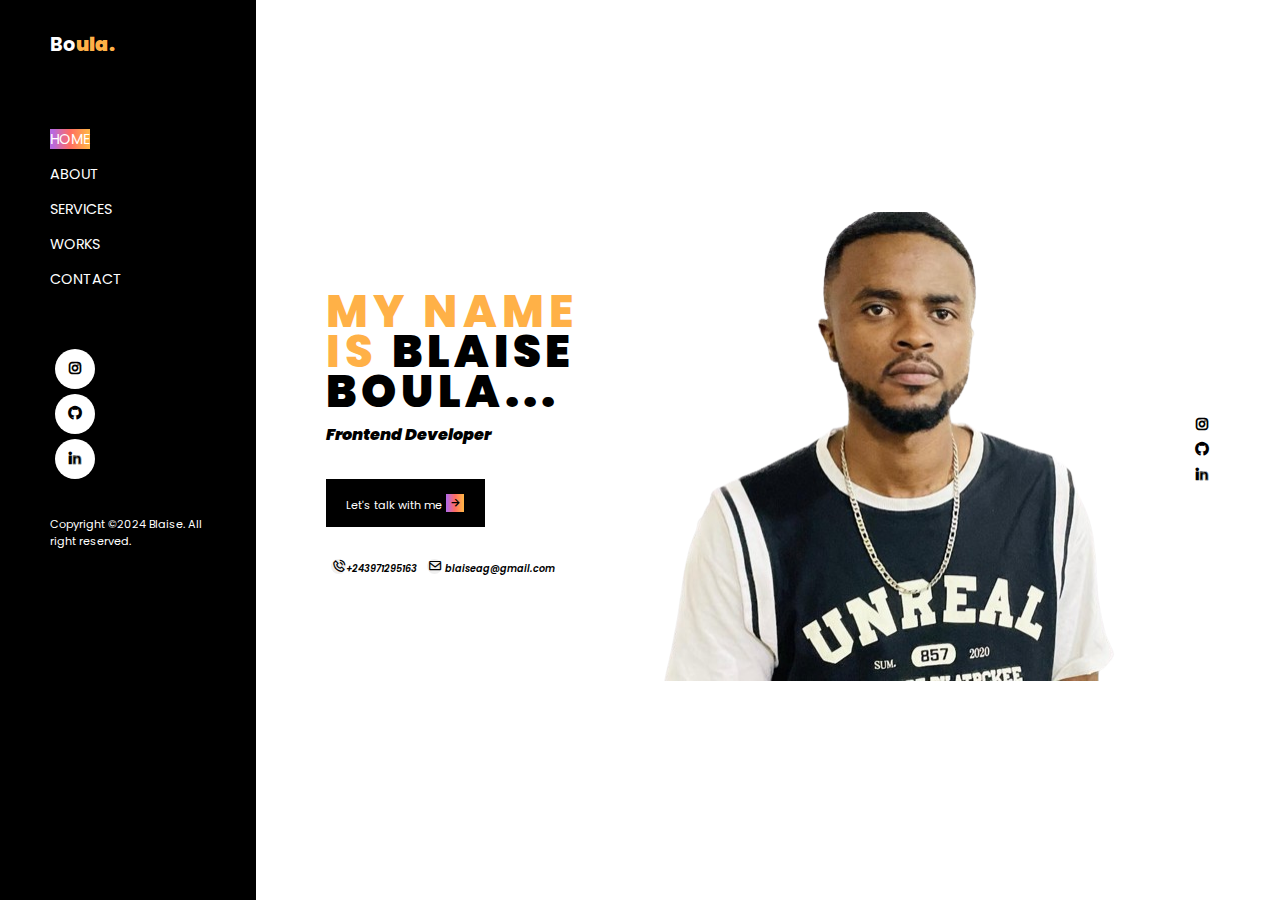
<file: index.html>
<!DOCTYPE html>
<html lang="en">
<head>
    <meta charset="UTF-8">
    <meta name="viewport" content="width=device-width, initial-scale=1.0">
    <link rel="stylesheet" href="./assets/css/style.css">
    
    <link href='https://unpkg.com/boxicons@2.1.4/css/boxicons.min.css' rel='stylesheet'>
    <title>Document</title>
</head>
<body>
    
    <!-- HOME_PAGE -->
    <section class="home_page">
        <!-- side_bar -->
        <div class="side_bar">
            <div class="content_side_bar">
                <div class="logo">
                  <h2>Bo<span id="division">ula.</span></h2>
                </div>

                <div class="menu">
                    <ul class="menu_list">
                        <li><a href="#" style="background: linear-gradient(270.16deg, #FFB147 5.74%, #FF6C63 50.64%, #B86ADF 92.05%);;">HOME</a></li>
                        <li><a href="/assets/html/about.html">ABOUT</a></li>
                        <li><a href="/assets/html/services.html">SERVICES</a></li>
                        <li><a href="/assets/html/works.html">WORKS</a></li>
                        <li><a href="/assets/html/contact.html">CONTACT</a></li>
                    </ul>
                </div>

                <div class="social">
                    <ul class="social_icon">
                        <li><a href="#"><i class='bx bxl-instagram'></i></a></li>
                        <li><a href="#"><i class='bx bxl-github' ></i></a></li>
                        <li><a href="#"><i class='bx bxl-linkedin' ></i></a></li>
                    </ul>
                </div>

                <div class="copyright">
                    <p class="copy_para">Copyright ©2024  Blaise. All right reserved.</p>
                </div>
            </div>
        </div>

        <!-- hero -->
        <div class="hero">

            <div class="container_hero">

                <div class="hero_content">
                    <div class="txt_content">
                        <div class="title_content">
                            <h1><span class="title_span"> MY  NAME <br> IS </span>BLAISE <br>BOULA...</h1>
                            <p>Frontend Developer</p>
                        </div>
                        <div class="btn_content">
                            <button>
                                <a href="#">Let's talk with me <i class='bx bx-right-arrow-alt'></i></a>
                            </i></button>
                        </div>
                        <div class="contact_contact">
                            <span><i class='bx bx-phone-call'></i>+243971295163</span> <br> <br>
                            <span><i class='bx bx-envelope' ></i> blaiseag@gmail.com</span>
                        </div>
                    </div>

                   
                </div>
            </div>
    
            <div class="image_hero">
                <img src="/assets/image/blremovebackg.png" alt="">
            </div>
    
            <div class="social_hero">
                <ul class="social_icon">
                    <li><a href="#"><i class='bx bxl-instagram'></i></a></li>
                    <li><a href="#"><i class='bx bxl-github' ></i></a></li>
                    <li><a target="_blank" href="www.linkedin.com/in/blaise-aganze-pascal-8a9780299"><i class='bx bxl-linkedin' ></i></a></li>
                </ul>
            </div>
        </div>
    </section>
    
</body>
</html>
</file>
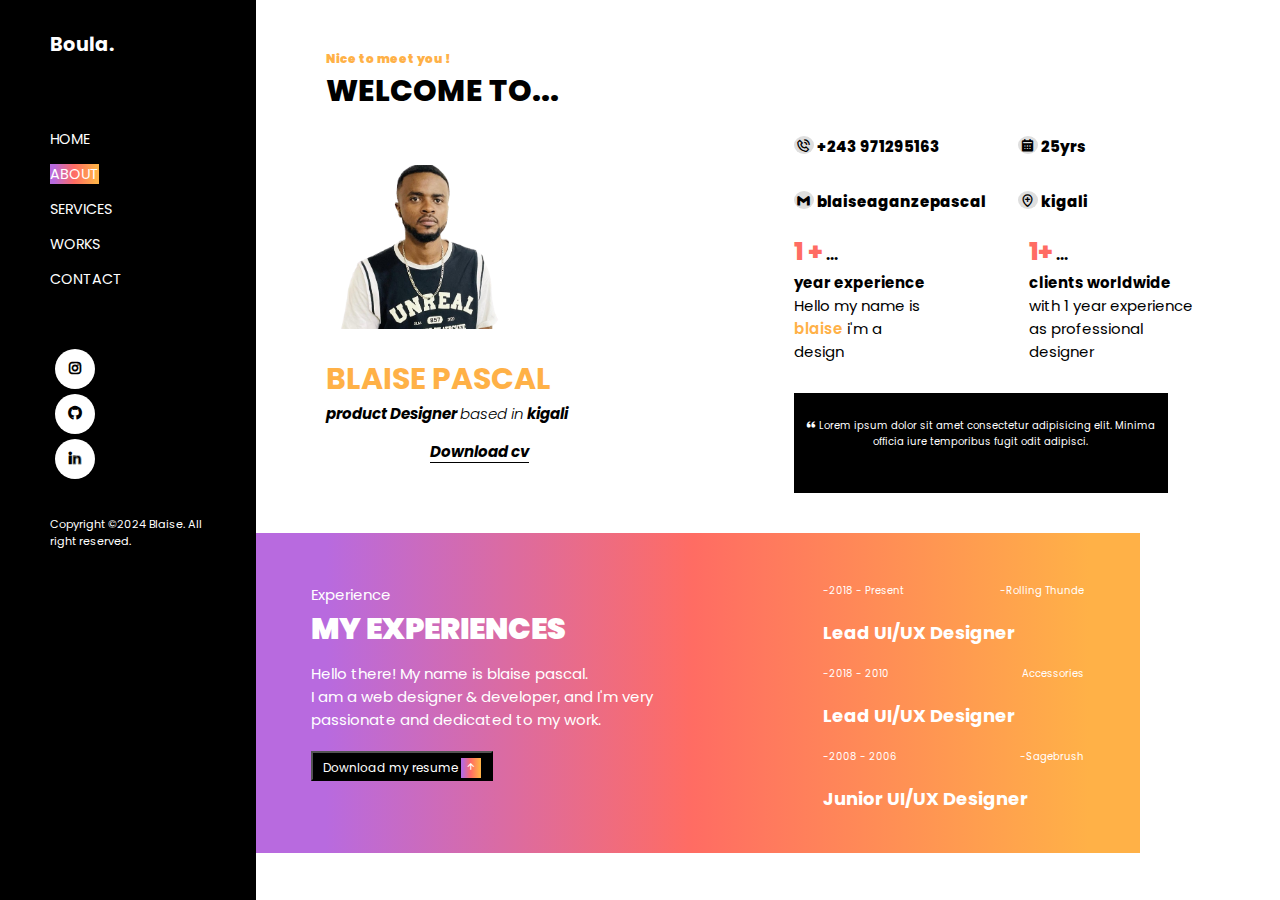
<file: assets/html/about.html>
<!DOCTYPE html>
<html lang="en">
<head>
    <meta charset="UTF-8">
    <meta name="viewport" content="width=device-width, initial-scale=1.0">
    <link rel="stylesheet" href="/assets/css/style.css">
    
    <link href='https://unpkg.com/boxicons@2.1.4/css/boxicons.min.css' rel='stylesheet'>
    <title>Document</title>
</head>
<body>
    
    
    <!-- HOME_PAGE -->
    <section class="home_page">
        <!-- side_bar -->
        <div class="side_bar">
            <div class="content_side_bar">
                <div class="logo">
                  <h2>  Boula.</h2>
                </div>

                <div class="menu">
                    <ul class="menu_list">
                        <li><a href="/index.html">HOME</a></li>
                        <li><a href="#" style="background: linear-gradient(270.16deg, #FFB147 5.74%, #FF6C63 50.64%, #B86ADF 92.05%); ;">ABOUT</a></li>
                        <li><a href="/assets/html/services.html">SERVICES</a></li>
                        <li><a href="/assets/html/works.html">WORKS</a></li>
                        <li><a href="/assets/html/contact.html">CONTACT</a></li>
                    </ul>
                </div>

                <div class="social">
                    <ul class="social_icon">
                        <li><a href="#"><i class='bx bxl-instagram'></i></a></li>
                        <li><a href="#"><i class='bx bxl-github' ></i></a></li>
                        <li><a href="#"><i class='bx bxl-linkedin' ></i></a></li>
                    </ul>
                </div>

                <div class="copyright">
                    <p class="copy_para">Copyright ©2024  Blaise. All right reserved.</p>
                </div>
            </div>
        </div>

        <!-- hero -->
        <div class="heroo">
            <div class="heroo-top">
                <div class="hero-header">
                    <p>Nice to meet you !</p>
                    <h1>Welcome to...</h1>
                </div>
            
                <div class="hero-body">
                    <div class="body-image">
                        <div class="container-image">
                            <img src="/assets/image/blremovebackg.png" alt="">
                            <h2>Blaise pascal</h2>
                            <p>product Designer <span>based in</span> kigali</p>
                            <p class="bouto"><a href="#">Download cv</a></p>
                        </div>
                    </div>
                    <div class="body-texte">
                        <div class="texte-contact">
                            <div><i class='bx bx-phone-call'></i> +243 971295163</div>
                            <div><i class='bx bxs-calendar'></i> 25yrs</div>
                            <div><i class='bx bxl-gmail'></i> blaiseaganzepascal</div>
                            <div><i class='bx bx-location-plus'></i> kigali</div>
                        </div>
                       <div class="texte-experiences">
                            <div class="texte-year">
                                <h4><span>1 +</span> ... <br>year experience</h4>
                                <div>Hello my name is <span class="em">blaise</span> i'm a design </div>
                            </div>
                            <div class="texte-years">
                                <h4><span>1+</span> ... <br>clients worldwide</h4>
                                <p>with 1 year experience as professional designer </p>
                            </div>
                       </div>
                       <div class="texte-ecris">
                        <p><i class='bx bxs-quote-alt-left'></i> Lorem ipsum dolor sit amet consectetur adipisicing elit. Minima officia iure temporibus fugit odit adipisci.</p>
                       </div>
                    </div>
    
                </div>
               
            </div>
            <div class="heroo-bottom">
                <div class="bottome-left">
                    <div class="left-header">
                        <p>Experience</p>
                        <h1>MY EXPERIENCES</h1>
                    </div>
                    <P>Hello there! My name is blaise pascal. <br>
                        I am a web designer & developer, and I'm very <br>passionate and dedicated to my work.</P>
                    
                    <button>
                        <a href="#">Download my resume <i class='bx bx-up-arrow-alt'></i></a>
                    </button>
                </div>
                <div class="bottome-right">
                    <div class="righter">
                        <p>-2018 - Present</p>
                        <p>-Rolling Thunde</p>
                    </div>
                    <p id="last">Lead UI/UX Designer</p>
                    <div class="righter">
                        <p>-2018 - 2010</p>
                        <p>Accessories</p>
                    </div>
                    <p id="last">Lead UI/UX Designer</p>
                    <div class="righter">
                        <p>-2008 - 2006</p>
                        <p>-Sagebrush</p>
                    </div>
                    <p id="last">Junior UI/UX Designer</p>
                </div>
            </div>
            </div>


    </section>
    
</body>
</html>
</file>
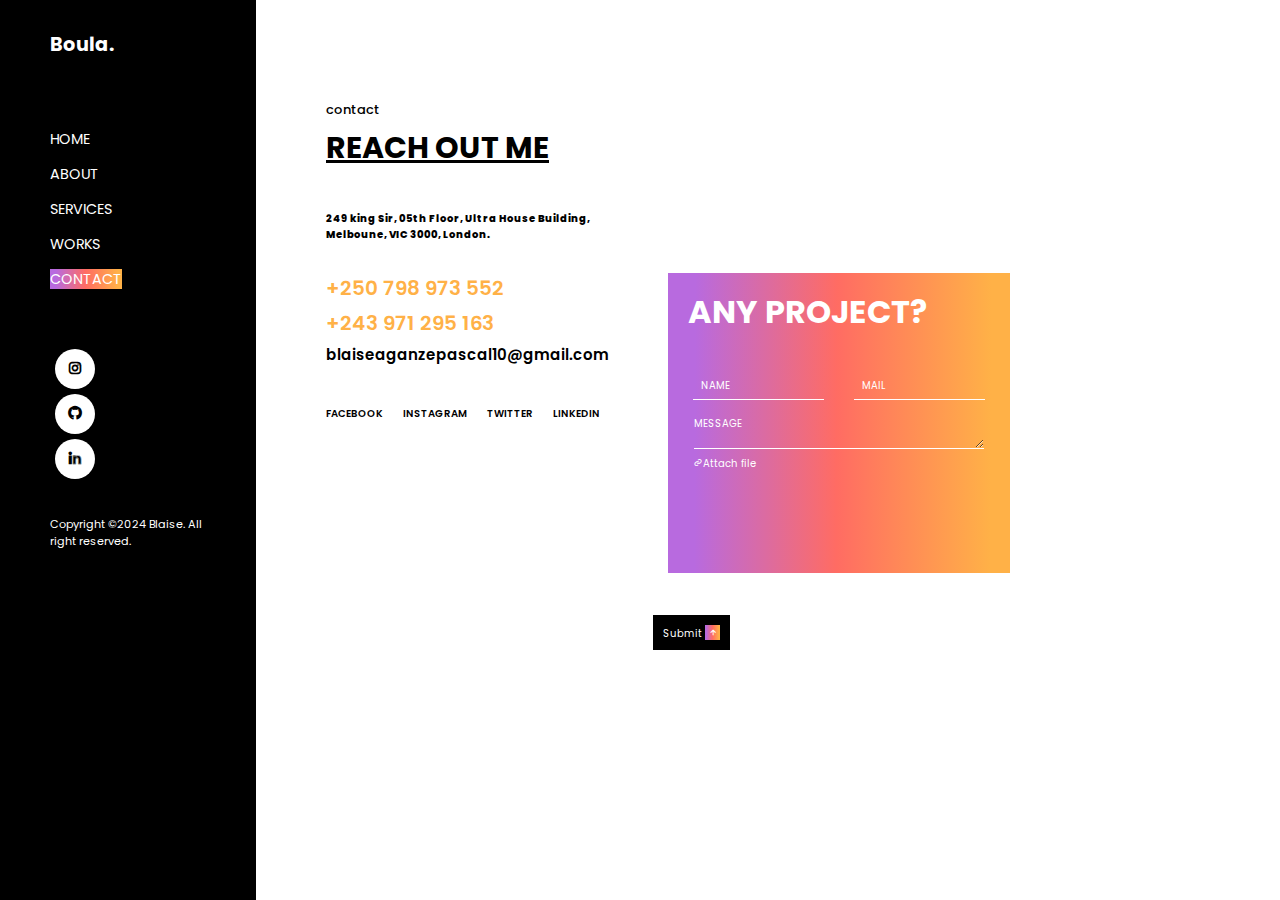
<file: assets/html/contact.html>
<!DOCTYPE html>
<html lang="en">
<head>
    <meta charset="UTF-8">
    <meta name="viewport" content="width=device-width, initial-scale=1.0">
    <link rel="stylesheet" href="/assets/css/style.css">
    
    <link href='https://unpkg.com/boxicons@2.1.4/css/boxicons.min.css' rel='stylesheet'>
    <title>Document</title>
</head>
<body>
    
    <!-- HOME_PAGE -->
    <section class="home_page">
        <!-- side_bar -->
        <div class="side_bar">
            <div class="content_side_bar">
                <div class="logo">
                  <h2>  Boula.</h2>
                </div>

                <div class="menu">
                    <ul class="menu_list">
                        <li><a href="/index.html">HOME</a></li>
                        <li><a href="/assets/html/about.html">ABOUT</a></li>
                        <li><a href="/assets/html/services.html">SERVICES</a></li>
                        <li><a href="/assets/html/works.html">WORKS</a></li>
                        <li><a href="#"  style="background: linear-gradient(270.16deg, #FFB147 5.74%, #FF6C63 50.64%, #B86ADF 92.05%);;">CONTACT</a></li>
                    </ul>
                </div>

                <div class="social">
                    <ul class="social_icon">
                        <li><a href="#"><i class='bx bxl-instagram'></i></a></li>
                        <li><a href="#"><i class='bx bxl-github' ></i></a></li>
                        <li><a href="#"><i class='bx bxl-linkedin' ></i></a></li>
                    </ul>
                </div>

                <div class="copyright">
                    <p class="copy_para">Copyright ©2024  Blaise. All right reserved.</p>
                </div>
            </div>
        </div>

        <!-- hero -->
        <div class="hero">
            <div class="reach">
                <div class="txts">
                    <div class="titless">
                        <h3>contact</h3>
                        <h1>Reach out me</h1>
                    </div>
                    <p id="param">249 king Sir, 05th Floor, Ultra House Building,<br>
                        Melboune, VIC 3000, London.</p>
                        <p id="numberss">+250 798 973 552</p>
                        <p id="numberss">+243 971 295 163</p>
                        <p id="gmailss">blaiseaganzepascal10@gmail.com</p>
                        <div class="socials">
                                    <li><a href="#">FACEBOOK</a></li>
                                    <li><a href="#">INSTAGRAM</a></li>
                                    <li><a href="#">TWITTER</a></li>
                                    <li><a href="#">LINKEDIN</a></li>
                            </div>
                        </div>
                </div>
                <div class="forms">
                    <div class="form-content">
                        <h1>any project?</h1>
                        <div class="forms-container">
                            <input type="text" placeholder="name">
                            <input type="email" placeholder="mail">
                        </div>
                        <div class="texta">
                            <textarea placeholder="message" ></textarea>
                            <span> <i class='bx bx-link'></i>Attach file</span>
                        </div>
                        <button id="bttn">
                            <a href="#">Submit
                                <i class='bx bx-up-arrow-alt'></i>
                            </a>
                        </button>
                    </div>
                </div>
            </div>
           
        </div>
    </section>
    
</body>
</html>
</file>
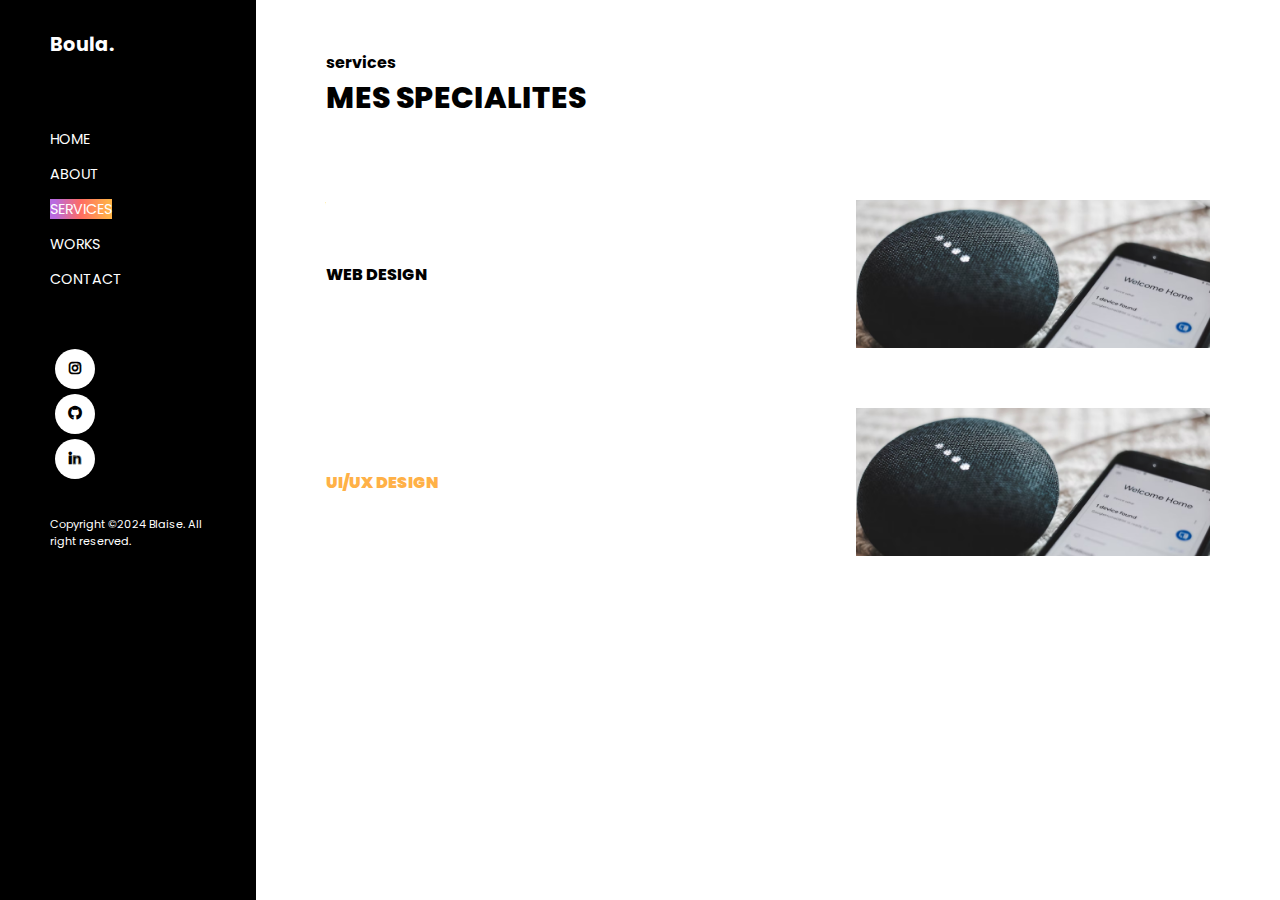
<file: assets/html/services.html>
<!DOCTYPE html>
<html lang="en">
<head>
    <meta charset="UTF-8">
    <meta name="viewport" content="width=device-width, initial-scale=1.0">
    <link rel="stylesheet" href="/assets/css/style.css">
    
    <link href='https://unpkg.com/boxicons@2.1.4/css/boxicons.min.css' rel='stylesheet'>
    <title>Document</title>
</head>
<body>
    
    <!-- HOME_PAGE -->
    <section class="home_page">
        <!-- side_bar -->
        <div class="side_bar">
            <div class="content_side_bar">
                <div class="logo">
                  <h2>  Boula.</h2>
                </div>

                <div class="menu">
                    <ul class="menu_list">
                        <li><a href="/index.html">HOME</a></li>
                        <li><a href="/assets/html/about.html">ABOUT</a></li>
                        <li><a href="#" style="background: linear-gradient(270.16deg, #FFB147 5.74%, #FF6C63 50.64%, #B86ADF 92.05%);;">SERVICES</a></li>
                        <li><a href="/assets/html/works.html">WORKS</a></li>
                        <li><a href="/assets/html/contact.html">CONTACT</a></li>
                    </ul>
                </div>

                <div class="social">
                    <ul class="social_icon">
                        <li><a href="#"><i class='bx bxl-instagram'></i></a></li>
                        <li><a href="#"><i class='bx bxl-github' ></i></a></li>
                        <li><a href="#"><i class='bx bxl-linkedin' ></i></a></li>
                    </ul>
                </div>

                <div class="copyright">
                    <p class="copy_para">Copyright ©2024  Blaise. All right reserved.</p>
                </div>
            </div>
        </div>

        <!-- hero -->
        <div class="heros">
            <div class="hero-header">
                <h4>services</h4>
                <h1>MES SPECIALITES</h1> <br>
            </div>
            <div class="heros-containeur">
                <div class="containeur-top">
                    <p>Web Design</p>
                    <img src="/assets/image/Img (4).png" alt="">
                    
                </div>
                <div class="containeur-bottom">
                    <p>UI/UX Design</p>
                    <img src="/assets/image/Img (4).png" alt="">
                </div>
            </div>
        </div>
    </section>
    
</body>
</html>
</file>
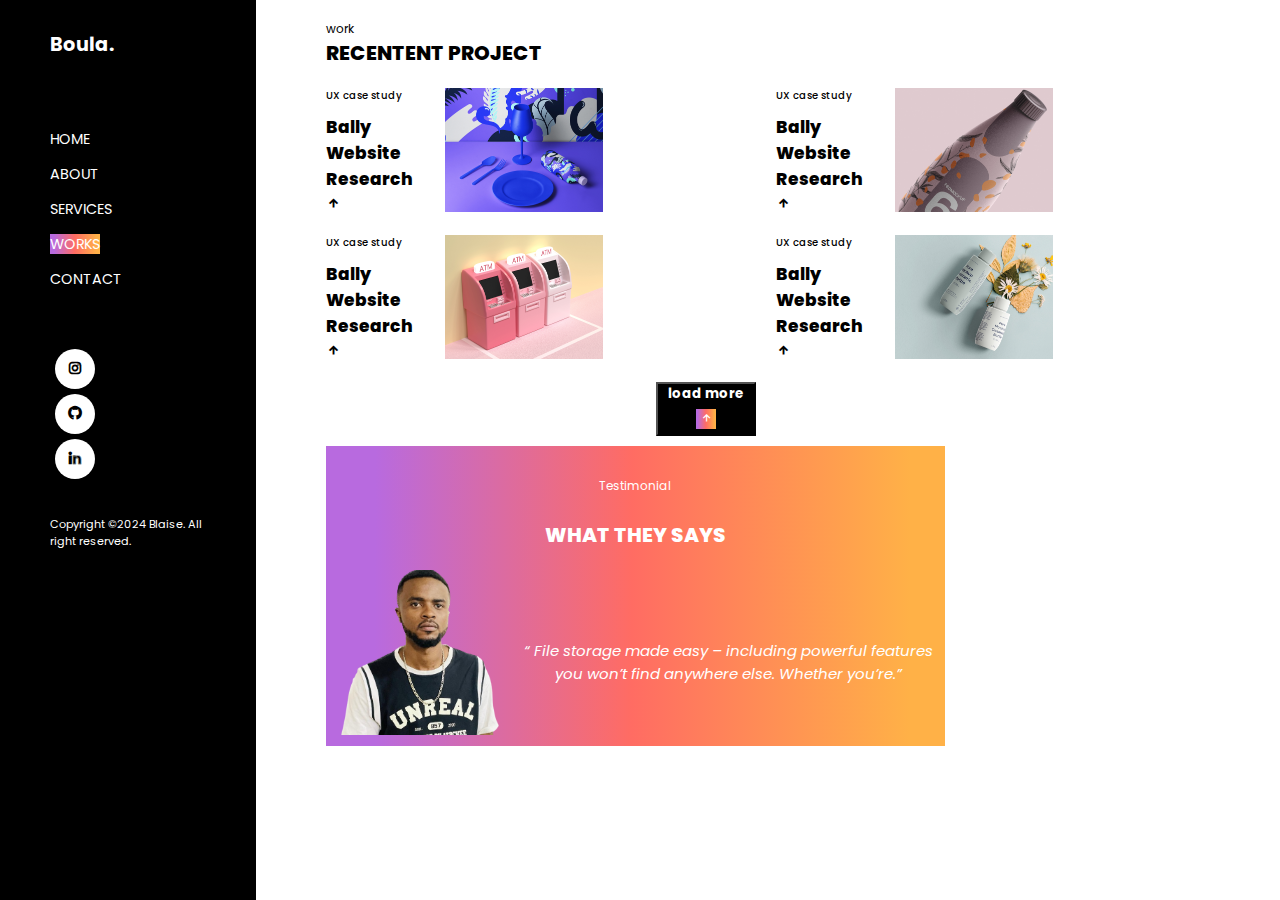
<file: assets/html/works.html>
<!DOCTYPE html>
<html lang="en">
<head>
    <meta charset="UTF-8">
    <meta name="viewport" content="width=device-width, initial-scale=1.0">
    <link rel="stylesheet" href="/assets/css/style.css">
    
    <link href='https://unpkg.com/boxicons@2.1.4/css/boxicons.min.css' rel='stylesheet'>
    <title>Document</title>
</head>
<body>
    
    <!-- HOME_PAGE -->
    <section class="home_page">
        <!-- side_bar -->
        <div class="side_bar">
            <div class="content_side_bar">
                <div class="logo">
                  <h2>  Boula.</h2>
                </div>

                <div class="menu">
                    <ul class="menu_list">
                        <li><a href="/index.html">HOME</a></li>
                        <li><a href="/assets/html/about.html">ABOUT</a></li>
                        <li><a href="/assets/html/services.html">SERVICES</a></li>
                        <li><a href="#" style="background: linear-gradient(270.16deg, #FFB147 5.74%, #FF6C63 50.64%, #B86ADF 92.05%);;">WORKS</a></li>
                        <li><a href="/assets/html/contact.html">CONTACT</a></li>
                    </ul>
                </div>

                <div class="social">
                    <ul class="social_icon">
                        <li><a href="#"><i class='bx bxl-instagram'></i></a></li>
                        <li><a href="#"><i class='bx bxl-github' ></i></a></li>
                        <li><a href="#"><i class='bx bxl-linkedin' ></i></a></li>
                    </ul>
                </div>

                <div class="copyright">
                    <p class="copy_para">Copyright ©2024  Blaise. All right reserved.</p>
                </div>
            </div>
        </div>

        <!-- hero -->
        <div class="here">
            <p>work</p>
            <h1>RECENTENT PROJECT</h1>

            <div class="here-haut">
                <div class="here-body">
                    <div class="here-texte">
                        <h4>UX case study</h4>
                        <p>Bally  <br>Website <br> Research</p>
                        <span id="one"><i class='bx bx-up-arrow-alt'></i></span>  
                </div>
                <div class="here-image">
                    <img src="/assets/image/Img (1).png" alt="">
                </div>
                </div>
                <div class="here-body">
                    <div class="here-texte">
                        <h4>UX case study</h4>
                        <p>Bally <br>Website <br>Research</p>
                        <span id="one"><i class='bx bx-up-arrow-alt'></i></span>  
                </div>
                <div class="here-image">
                    <img src="/assets/image/Img (2).png" alt="">
                </div>
                </div>
                <div class="here-body">
                    <div class="here-texte">
                        <h4>UX case study</h4>
                        <p>Bally <br>Website <br>Research</p>
                        <span id="one"><i class='bx bx-up-arrow-alt'></i></span>  
                </div>
                <div class="here-image">
                    <img src="/assets/image/Img (3).png" alt="">
                </div>
                </div>
                <div class="here-body">
                    <div class="here-texte">
                        <h4>UX case study</h4>
                        <p>Bally <br>Website <br>Research</p>
                        <span id="one"><i class='bx bx-up-arrow-alt'></i></span>  
                </div>
                <div class="here-image">
                    <img src="/assets/image/Img.png" alt="">
                </div>
                </div>
                <button>
                    <a href="#">load more <i class='bx bx-up-arrow-alt'></i></a>
                </button>
                
                
            </div>    
           <div class="here-basse"> 
            <p>Testimonial</p> <br>
            <h1>What they says</h1>
            <div class="basse">
                    <img src="/assets/image/blremovebackg.png" alt="">
                    <p>“ File storage made easy – including powerful features you won’t find anywhere else. Whether you’re.”</p>
    
            </div>

           </div>
           
        </div>
    </section>
    
</body>
</html>
</file>
<file: assets/css/style.css>
/* google font */
@import url('https://fonts.googleapis.com/css2?family=Poppins:wght@100;200;300;400;500;600;700;800;900&display=swap');
*{
    font-family: "poppins" , sans-serif;
    margin: 0;
    padding: 0;
    box-sizing: border-box;
    text-decoration: none;
    list-style-type: none;
}
:root{
    --text-color:#000000;
    --bg-color:#fff;
    --backgroud:linear-gradient(270.16deg,#464cfa 5.74%,#d74641 50.64%,#0a880a)
}
img{
    width: 100%;
}
/* .side_bar */
.home_page{
    display: flex;
    justify-content: space-between;

}
/* home page */
.side_bar{
    background-color: var(--text-color);
    width: 20%;
    height: 100vh;
    position: fixed;
}
.side_bar .content_side_bar{
    display: grid;
    gap: 2rem;
    padding: 10px 50px;

}
.content_side_bar .logo h2{
color: var(--bg-color);
margin-top: 20px;
font-size: 1.2rem;
}
#division{
    color: #FFB147;
    font-weight: 900;
}
.content_side_bar .menu{
    margin-top: 30px;
}
.menu .menu_list li{
    padding: 5px 0;
}
               

.menu .menu_list li a{
    color: var(--bg-color);
    font-size:0.9rem ;
}
.menu .menu_list li a:hover{
    font-weight: 600;
    text-decoration: line-through;
}
.content_side_bar .social{
    margin-top: 1rem;
}

.content_side_bar .social li {
    padding: 10px 0;
    width: 40px;
    height: 40px;
    background-color: var(--bg-color);
    display: flex;
    align-items: center;
    justify-content: center;
    border-radius: 50%;
    margin: 5px;
    color: var(--bg-color);
}
.social li a i{
    color: var(--text-color);
}
.social li:hover{
    transition: 0.5s;
    background-color: #d74641;
}
.social li a i:hover{
    color: var(--bg-color);
}
.copyright .copy_para{
    font-size: 0.7rem;
    color: var(--bg-color);

}
/*home hero*/
.hero{
    display: flex;
    justify-content: center;
    align-items: center;
    padding: 0 70px;
    position:relative;
    width: 80%;
    height: 100vh;
    left: 20%;
   

}
.hero_content .txt_content{
    display: grid;
    gap: 2rem;
}
.txt_content .title_content h1{
    font-size: 2.8rem;
    font-weight: 500;
    line-height: 40px;
    letter-spacing: 5px;
    font-weight: 900;
}
.title_content h1 .title_span{
    font-weight: 300;
    color: #FFB147;
    font-weight: 800;
}

.title_content p{
    margin-top: 10px;
    font-style: italic;
    font-weight: 900;
}
.txt_content .btn_content button{
    padding:9px 20px ;
    background: black;
    border: none;

}
.btn_content button a{
    color: var(--bg-color);
    font-size: 0.7rem;
}
.btn_content button a i{
    border: 1px solid var(--text-color);
    padding: 2px 2px;
    font-size:0.9rem ;
    background: linear-gradient(270.16deg, #FFB147 5.74%, #FF6C63 50.64%, #B86ADF 92.05%);
    color: var(--text-color);
}
.txt_content .contact_contact{
    display: flex;
}
.contact_contact span{
    font-size: 0.6rem;
    font-style: italic;
    font-weight: 600;
    padding: 0 5px;
    
    
}
.contact_contact span i{
    font-size: 0.9rem;
    text-align: center;
    width: 15px;
    height: 15px;
    border-radius: 100%;
    background-color: #F0F0F0;
    ;
}
.hero .image_hero{
    width: 60%;
    margin: auto;
}
.droit{
    display: flex;
    flex-direction: column;
    gap: 1rem;
    
}
.social_icon i{
    
    color: black;
    font-weight: 800;
    
}
.welcome{
    display: flex;
    justify-content: center;
    align-items: center;
    height: 100%;
    width: auto;
    background-color: red;
    position: relative;

}
.welcome-content{
    display: flex;
    position: absolute;
    right: 50px;
    bottom: 50px;
    width: 50%;
    height: 250px;
    background-color: yellow;
    font-size: medium;

}
.title1{
    position: absolute;
    top: 50px;
    left: 50px;
    gap: 2rem;
}
.title1 h4{
    font-weight: 600;
    font-style: italic;
    font-size: 18px;
    line-height: 24px;
}
.title1 h1{
    font-weight: 700;
    font-size: 48px;
    line-height: 56px;
}
.works{
    position: absolute;
    right: 500px;
    left: 55px;
    display: flex;
    justify-content: center;
    align-items: center;
    margin-top: 25px;
    gap: 3rem;
    width: 70%;
    height: 300px;
    position: relative;
    left:-10px;
    top: 2rem;
    
}
        /*work*/


.here{
    padding: 0 70px;
    position:relative;
    width: 80%;
    height: 100vh;
    left: 20%;
    position: relative;
    
}
.here p{
    font-size: 12px;
    font-weight: 400;
    margin-top: 20px;
}
.here h1{
    font-size: 20px;
    font-weight: 800;
    margin-bottom: 20px;
}
.here-haut{
    display: grid;
    grid-template-columns: repeat(2,1fr);
    justify-content: space-around;
    gap: 1rem;
    gap: 1rem;
}
.here-body img{
    width: 50%;
    height: auto;
}
.here-body{
    display: flex;
    gap: 2rem;
}
.here-texte h4{
    font-size: 10px;
    font-weight: 300;
}
.here-texte p{
    font-size: 20px;
    font-weight: 700;
}
.here-texte h4{
    font-size: 10px;
    font-weight: 500;
}
.here-texte p{
    font-size: 17px;
    font-weight: 800;
    margin-top: 10px;

}
.here-texte span i{
    font-size: 15px;
    font-weight: 700;
}
.here-haut button{
    width: 100px;
    margin-left: 330px;
    background-color: black;
    
}
.here-haut a{
    color: white;
    font-weight: 700;
}
button i{
    width: 20px;
    height: 20px;
    color: white;
    font-weight: 500;
    background: linear-gradient(270.16deg, #FFB147 5.74%, #FF6C63 50.64%, #B86ADF 92.05%);
    padding: 3px 3px;
    margin-top: 5px;
    margin-bottom: 5px;
    
}
.here-basse{
    width: 70%;
    height: 300px;
    background: linear-gradient(270.16deg, #FFB147 5.74%, #FF6C63 50.64%, #B86ADF 92.05%);
    position: relative;
    display: block;
    justify-content: center;
    align-content: center;
    margin-top: 10px;

}
.here-basse p{
    text-align: center;
    color: white;

}
.here-basse h1{
    text-align: center;
    color: white;
    text-transform: uppercase;
}

.here-basse img{
    width: 30%;
    height: auto;
}
.basse{
    display: flex;
    justify-content: center;
    align-items: center;

}
.basse p{
    color: white;
    font-style: italic;
    font-size: 15px;
}











     /*Contact css*/
.reach{
    display: flex;
    width: 100%;
    height: 100vh;
    
}
.txts{
    display: block;
    position: relative;
    width: 100%;
    height: 100vh;   
}
.titless{
    margin-top: 100px;
    margin-bottom: 40px;
     
}
.titless h3{
    font-weight: 500;
    font-size: 13px;
    margin-bottom: 5px;
}

.titless h1{
    font-weight: 700;
    font-size: 30px;
    text-transform: uppercase;
    text-decoration: underline;
}
#param{
    margin:30px 0;
    font-size:10px;
    font-weight: 800;
   
}
#numberss{
    font-weight: 500;
    font-size: 20px;
    margin-bottom: 5px;
    font-weight: 600;
    color: #FFB147; 
}
#gmailss{
    font-size: 15px;
    font-size: 700;
    margin-bottom: 40px;
    font-weight: 600;
}
.socials{
    display: flex;
    justify-content: center;
    align-items: center;
    float: left;
    

}
.socials li {
    margin-right: 20px; /* Ajoute une marge à droite pour espacer les éléments */
    font-size: 10px;
    
}
.socials li a{
    color: #000000;
    font-weight: 600;
}
.socials li a:hover{
    background:linear-gradient(270.16deg, #FFB147 5.74%, #FF6C63 50.64%, #B86ADF 92.05%);
    text-decoration: underline;
    opacity: 1000;

}
.forms{
    width: 100%;
    height: 300px;
    background: linear-gradient(270.16deg, #FFB147 5.74%, #FF6C63 50.64%, #B86ADF 92.05%);
    text-align: center;
    display: flex;
    justify-content: center; /* Horizontally center the content */
    align-items: center;
    margin-top:-55px;
    margin-right: 200px;
}


.forms input{
  
    width: 50%;
    padding:0.3rem 0.5rem;
    border: 1px solid #ccc;
    margin-bottom: 1rem;
    outline: none;
    border-radius: 5px;
    font-size: 10px;
    transition: 0.3s;
    background-color: transparent;
    border: none;
    border-bottom: 1px solid white;
    border-radius: 0px;
}

.texta textarea{
    width: 85%;
    outline: none;
    border-radius: 5px;
   font-size: 10px;
   transition: 0.3s;
   background-color: transparent;
   border: none;
   border-bottom: 1px solid white;
   border-radius: 0px;
   margin:  0 25px;
}
.texta span{
    float: left;
    font-size: 10px;
    margin-left: 25px;
    color: white;
}
#bttn i{
    height: 15px;
    width: 15px;
    background: linear-gradient(270.16deg, #FFB147 5.74%, #FF6C63 50.64%, #B86ADF 92.05%);
    font-size: 10px;
    line-height: auto;
    
   
}
#bttn{
    
    position: absolute;
    bottom: 250px;
    right: 550px;
    background-color: black;
    border: none;
    padding-right: 10px;
    padding-left: 10px;
    padding-top: 5px; 
    padding-bottom: 5px;
}
#bttn a{
    color: white;
    font-size: 10px;
}
.form-content h1{
    float: left;
    margin-top: -85px;
    margin-left: 20px;
    text-transform: uppercase;
    color:white;
}
.forms-container{
    display: flex;
}
input[type="email"]{
    margin-left: 15px;
    margin-right: 25px;
}
input[type="text"]{
    margin-left: 25px;
    margin-right: 15px;  
}
input::placeholder {
    color:white;
    font-size: 10px;
    text-transform: uppercase;
}
textarea::placeholder {
    color: white;
    font-size: 10px;
    text-transform: uppercase;
    
}
.heros{
    justify-content: center;
    align-items: center;
    padding: 0 70px;
    position:relative;
    width: 80%;
    max-height: 100vh;
    left: 20%;

}
    /*services css*/
.heros-containeur{
    margin-top: 200px;
    
}
.hero-header{
    position: absolute;
    top: 30px;
    left: 160px;
}
.hero-header p{
    font-size: 20px;
    font-weight: 900;
    color: #FFB147;
}
.containeur-top{
    display: flex;
    justify-content: space-between;
    align-items: center;
    margin-bottom: 60px;
      
}
.containeur-top p{
    font-weight: 800;
    text-transform: uppercase;
}
.containeur-top img{
    width: 40%;
    height: auto;
}


.containeur-bottom{
    display: flex;
    justify-content: space-between;
    align-items: center;
}
.containeur-bottom p{
    font-weight: 900;
    text-transform: uppercase;
    color: #FFB147;
}
.containeur-bottom img{
    width: 40%;
    height: auto;
    
}

         /*  About css*/
.heroo{
   
    
    padding: 0 70px;
    position:relative;
    width: 80%;
    height: 100vh;
    left: 20%;
    position: relative;
}
.heroo-top{
 display: flex;
 justify-content: center;
    align-items: center;
}
.hero-header{
    position: absolute;
    left: 70px;
    top: 50px;
}
.hero-header p{
    font-size: 12px;
}
.hero-header h1{
    text-transform: uppercase;
    font-size: 30px;
    font-weight: 800;
}
.hero-body{
    display: flex;
    justify-content: center;
    align-items: center;
    gap: 10rem;
    margin-top: 150px;
}
.body-image{
    display:flex;
    flex-direction: column;
    justify-content: center;
    align-items: center;
    font-weight: 800;

}
.body-image{
    font-weight: 900;
}

.body-image img{
    width: 60%;
    height: auto;
    margin-bottom: 20px;
}
.body-image h2{
    font-size: 30px;
    text-transform: uppercase;
    color:  #FFB147 ;
}
.body-image p{
    font-size: 15px;
    font-style: italic;
    font-weight: 700;
    margin-bottom: 15px;
}
.body-image span{
    font-weight: 300;
}
.bouto{
    text-align: center;
    
}
.bouto a{
    color: black;
    font-weight: 700;
    border-bottom: 1px solid black;
    
}
.body-texte{
   margin-top: -15px;
}
.texte-contact{
    display: grid;
    grid-template-columns: repeat(2,1fr);
    gap: 2rem;
    margin-bottom: 20px;
    font-size: 15px;
    font-weight: 800;

}
.texte-contact i {
    width: 20px;
    height: 18px;
    border-radius: 100%;
    padding: 2px 2px;
    background-color:#DEDEDE;
}
.texte-experiences{
    display: flex;
    gap: 6rem;
    font-size: 15px;
    margin-bottom: 30px;
}
.texte-year h4, .texte-years{
    font-size: 15px;
}
.texte-year{
    font-size: 15px; 
}
h4 span{
    font-size: 25px;
    color:#FF6C63;
    font-weight: 800;
}
.em{
    color:#FFB147;
    font-weight: 600;
}
.texte-ecris{
    width: 90%;
    height: 100px;
    background-color: black;
   
}
.texte-ecris p{
    color: white;
    font-size: 10px;
     text-align: center;
     padding: 25px 5px;
    
}
.heroo-bottom{
    width: 100%;
    height:320px;
    margin-top: 40px;
    display: flex;
    margin-left: -70px;
    background: linear-gradient(270.16deg, #FFB147 5.74%, #FF6C63 50.64%, #B86ADF 92.05%);
}
.left-header{
    margin-top: 50px;
    margin-bottom: 10px; 
    color: white;
}
.left-header h1{
    font-size: 30px;
    font-weight: 900;
}
.bottome-left{
    font-size: 15px;
    color: white;
    margin-left: 55px;
    font-family: sans-serif;
}
.bottome-left button{
    background-color: black;
    height: 30px;
    margin-top: 20px;
}
.bottome-left button a{
    padding: 10px;
    color: white;
    font-size: 12px;
}
.bottome-right{
    margin-top: 50px;
    color: white;
    margin-left: 170px;
    
}
.bottome-right p{
    font-size: 10px;
    margin-bottom: 20px;
    
}
#last{
    font-size: 18px;
    font-weight: 700;
}
.righter{
    display: flex;
    justify-content: space-between;
    gap: 6rem;
    padding-right: 10px;
    
}

                          /*media query*/

@media screen and (max-width: 768px) {
    .side_bar .content_side_bar{
        margin-left: 5px;
        font-size: 10px;
    }
}
</file>
